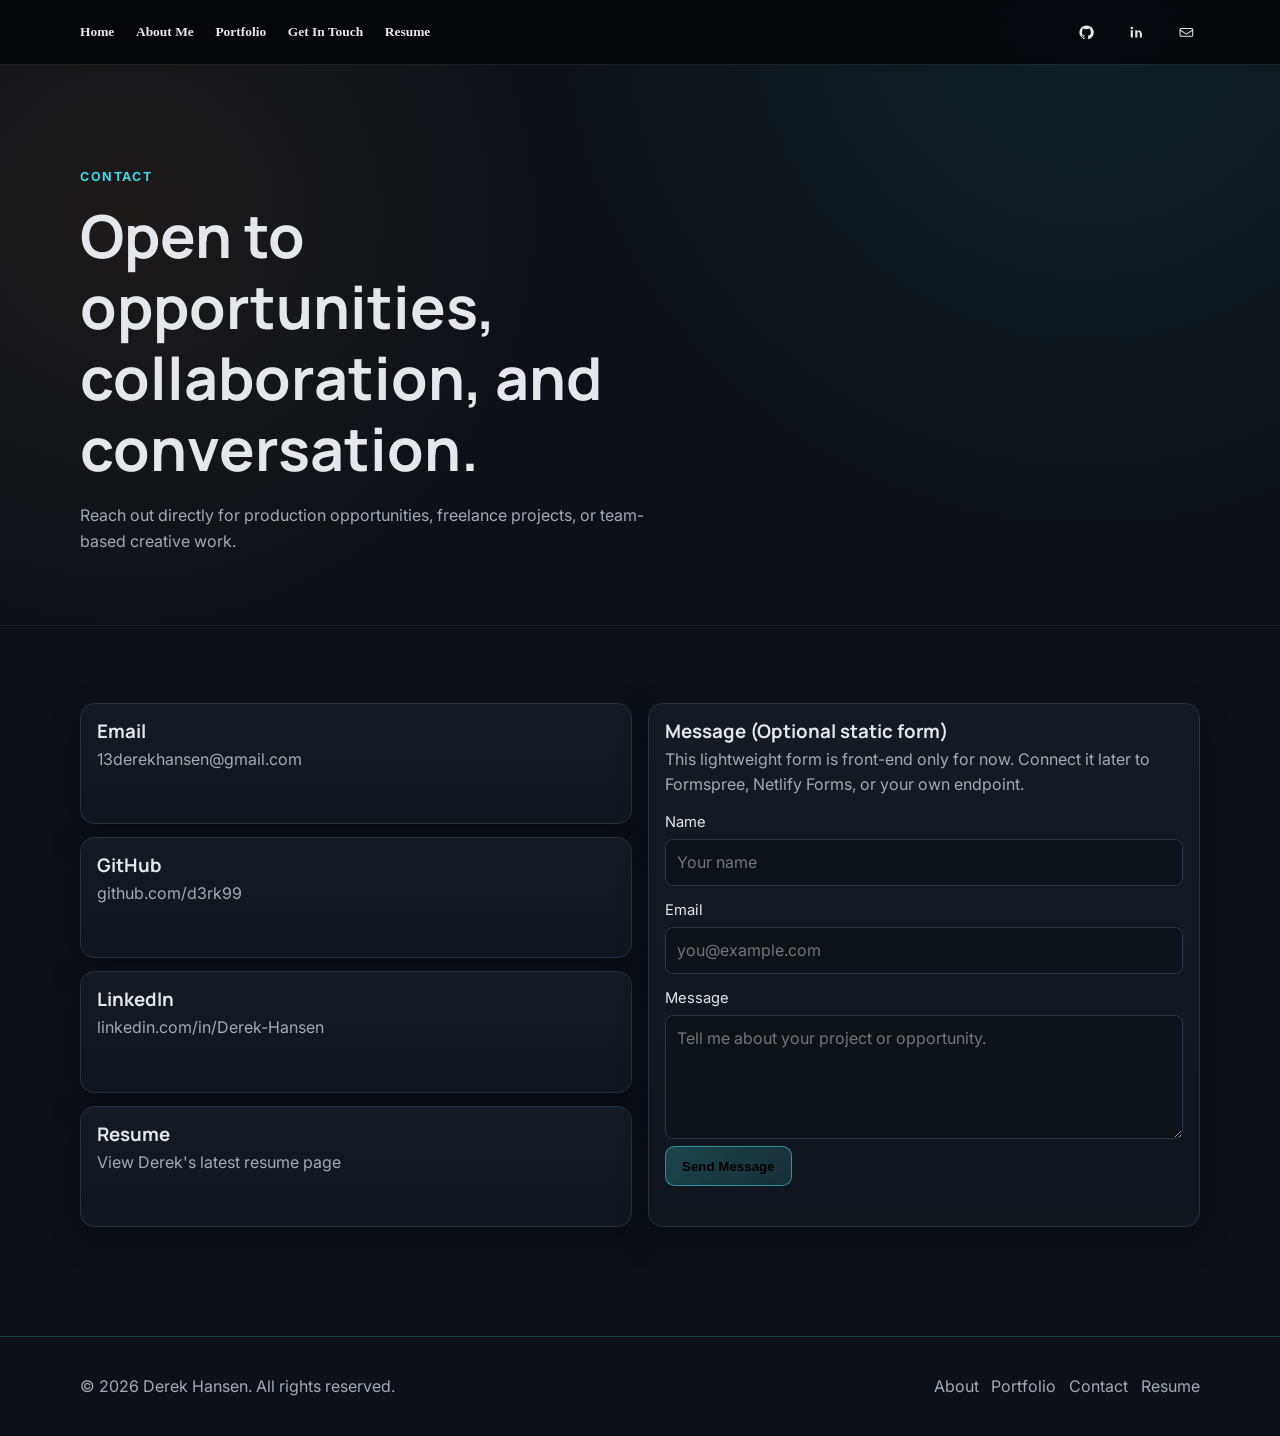
<file: contact.html>
<!DOCTYPE html>
<html lang="en">
  <head>
    <meta charset="UTF-8" />
    <meta name="viewport" content="width=device-width, initial-scale=1.0" />
    <meta
      name="description"
      content="Contact Derek Hansen for filmmaking opportunities, project collaboration, and professional inquiries."
    />
    <title>Derek Hansen | Contact</title>
    <link rel="preconnect" href="https://fonts.googleapis.com" />
    <link rel="preconnect" href="https://fonts.gstatic.com" crossorigin />
    <link
      href="https://fonts.googleapis.com/css2?family=Inter:wght@400;500;600;700&family=Manrope:wght@600;700;800&display=swap"
      rel="stylesheet"
    />
    <link rel="stylesheet" href="assets/css/styles.css" />
  </head>
  <body data-page="contact">
    <header class="site-header home-header" id="top">
      <div class="container nav-wrap home-nav-wrap">
        <nav class="home-quick-nav" aria-label="Featured navigation">
          <a href="index.html">Home</a>
          <a href="index.html#about">About Me</a>
          <a href="portfolio.html">Portfolio</a>
          <a href="contact.html">Get In Touch</a>
          <a href="resume.html">Resume</a>
        </nav>
        <button class="nav-toggle" aria-expanded="false" aria-controls="site-nav" aria-label="Toggle menu">
          <span></span><span></span><span></span>
        </button>
        <nav id="site-nav" class="site-nav" aria-label="Main navigation">
          <a href="index.html" data-nav="about">About</a>
          <a href="portfolio.html" data-nav="portfolio">Portfolio</a>
          <a href="contact.html" data-nav="contact">Contact</a>
          <a href="resume.html" data-nav="resume">Resume</a>
        </nav>
        <div class="home-socials" aria-label="Social links">
          <a href="https://github.com/d3rk99" target="_blank" rel="noreferrer" aria-label="GitHub">
            <svg aria-hidden="true" viewBox="0 0 24 24">
              <path d="M12 2a10 10 0 0 0-3.16 19.49c.5.09.68-.22.68-.48v-1.69c-2.78.6-3.37-1.19-3.37-1.19-.45-1.16-1.1-1.47-1.1-1.47-.91-.62.06-.61.06-.61 1 .07 1.53 1.03 1.53 1.03.89 1.52 2.34 1.08 2.91.83.09-.65.35-1.08.63-1.33-2.22-.25-4.56-1.11-4.56-4.94 0-1.09.39-1.98 1.03-2.68-.1-.25-.45-1.27.1-2.64 0 0 .84-.27 2.75 1.02A9.56 9.56 0 0 1 12 7c.85 0 1.71.11 2.51.34 1.91-1.29 2.75-1.02 2.75-1.02.55 1.37.2 2.39.1 2.64.64.7 1.03 1.59 1.03 2.68 0 3.84-2.34 4.68-4.57 4.93.36.31.68.92.68 1.85v2.74c0 .27.18.58.69.48A10 10 0 0 0 12 2Z" />
            </svg>
          </a>
          <a href="https://www.linkedin.com/in/derek-hansen-315a42338" target="_blank" rel="noreferrer" aria-label="LinkedIn">
            <svg aria-hidden="true" viewBox="0 0 24 24">
              <path d="M6.94 8.98H3.91v10.2h3.03V8.98ZM5.43 4.02a1.76 1.76 0 1 0 0 3.52 1.76 1.76 0 0 0 0-3.52Zm13.94 9.33c0-2.73-1.46-4-3.41-4a2.94 2.94 0 0 0-2.67 1.47h-.04V8.98h-2.91v10.2h3.03v-5.04c0-1.33.25-2.62 1.9-2.62 1.62 0 1.64 1.52 1.64 2.7v4.96h3.03v-5.83h-.57Z" />
            </svg>
          </a>
          <a href="mailto:13derekhansen@gmail.com" aria-label="Email">
            <svg aria-hidden="true" viewBox="0 0 24 24">
              <path d="M4.5 5.75h15a2.25 2.25 0 0 1 2.25 2.25v8a2.25 2.25 0 0 1-2.25 2.25h-15A2.25 2.25 0 0 1 2.25 16V8A2.25 2.25 0 0 1 4.5 5.75Zm0 1.5a.75.75 0 0 0-.75.75v.34l8.25 5.1 8.25-5.1V8a.75.75 0 0 0-.75-.75h-15Zm15 9.5a.75.75 0 0 0 .75-.75v-5.9l-7.86 4.86a.75.75 0 0 1-.78 0L3.75 10.1V16c0 .41.34.75.75.75h15Z" />
            </svg>
          </a>
        </div>
      </div>
    </header>

    <main>
      <section class="hero section-divider page-hero compact-hero">
        <div class="container hero-content reveal">
          <p class="eyebrow">Contact</p>
          <h1>Open to opportunities, collaboration, and conversation.</h1>
          <p class="hero-copy">
            Reach out directly for production opportunities, freelance projects, or team-based creative work.
          </p>
        </div>
      </section>

      <section class="contact section-divider">
        <div class="container reveal">
          <div class="contact-layout">
            <div class="contact-cards">
              <a href="mailto:13derekhansen@gmail.com" class="contact-card">
                <h3>Email</h3>
                <p>13derekhansen@gmail.com</p>
              </a>
              <a href="https://github.com/d3rk99" target="_blank" rel="noreferrer" class="contact-card">
                <h3>GitHub</h3>
                <p>github.com/d3rk99</p>
              </a>
              <a href="https://www.linkedin.com/in/derek-hansen-315a42338" target="_blank" rel="noreferrer" class="contact-card">
                <h3>LinkedIn</h3>
                <p>linkedin.com/in/Derek-Hansen</p>
              </a>
              <a href="resume.html" class="contact-card">
                <h3>Resume</h3>
                <p>View Derek's latest resume page</p>
              </a>
            </div>

            <form class="contact-form" id="contact-form" novalidate>
              <h3>Message (Optional static form)</h3>
              <p>
                This lightweight form is front-end only for now. Connect it later to Formspree, Netlify Forms, or your
                own endpoint.
              </p>

              <label for="name">Name</label>
              <input type="text" id="name" name="name" placeholder="Your name" />

              <label for="email">Email</label>
              <input type="email" id="email" name="email" placeholder="you@example.com" />

              <label for="message">Message</label>
              <textarea id="message" name="message" rows="4" placeholder="Tell me about your project or opportunity."></textarea>

              <button type="submit" class="btn btn-primary">Send Message</button>
              <p id="form-feedback" class="form-feedback" role="status" aria-live="polite"></p>
            </form>
          </div>
        </div>
      </section>
    </main>

    <footer class="site-footer">
      <div class="container footer-wrap">
        <p>© <span id="year"></span> Derek Hansen. All rights reserved.</p>
        <div class="footer-links">
          <a href="index.html">About</a>
          <a href="portfolio.html">Portfolio</a>
          <a href="contact.html">Contact</a>
          <a href="resume.html">Resume</a>
        </div>
      </div>
    </footer>

    <script src="assets/js/portfolio-data.js"></script>
    <script src="assets/js/main.js"></script>
  </body>
</html>
</file>
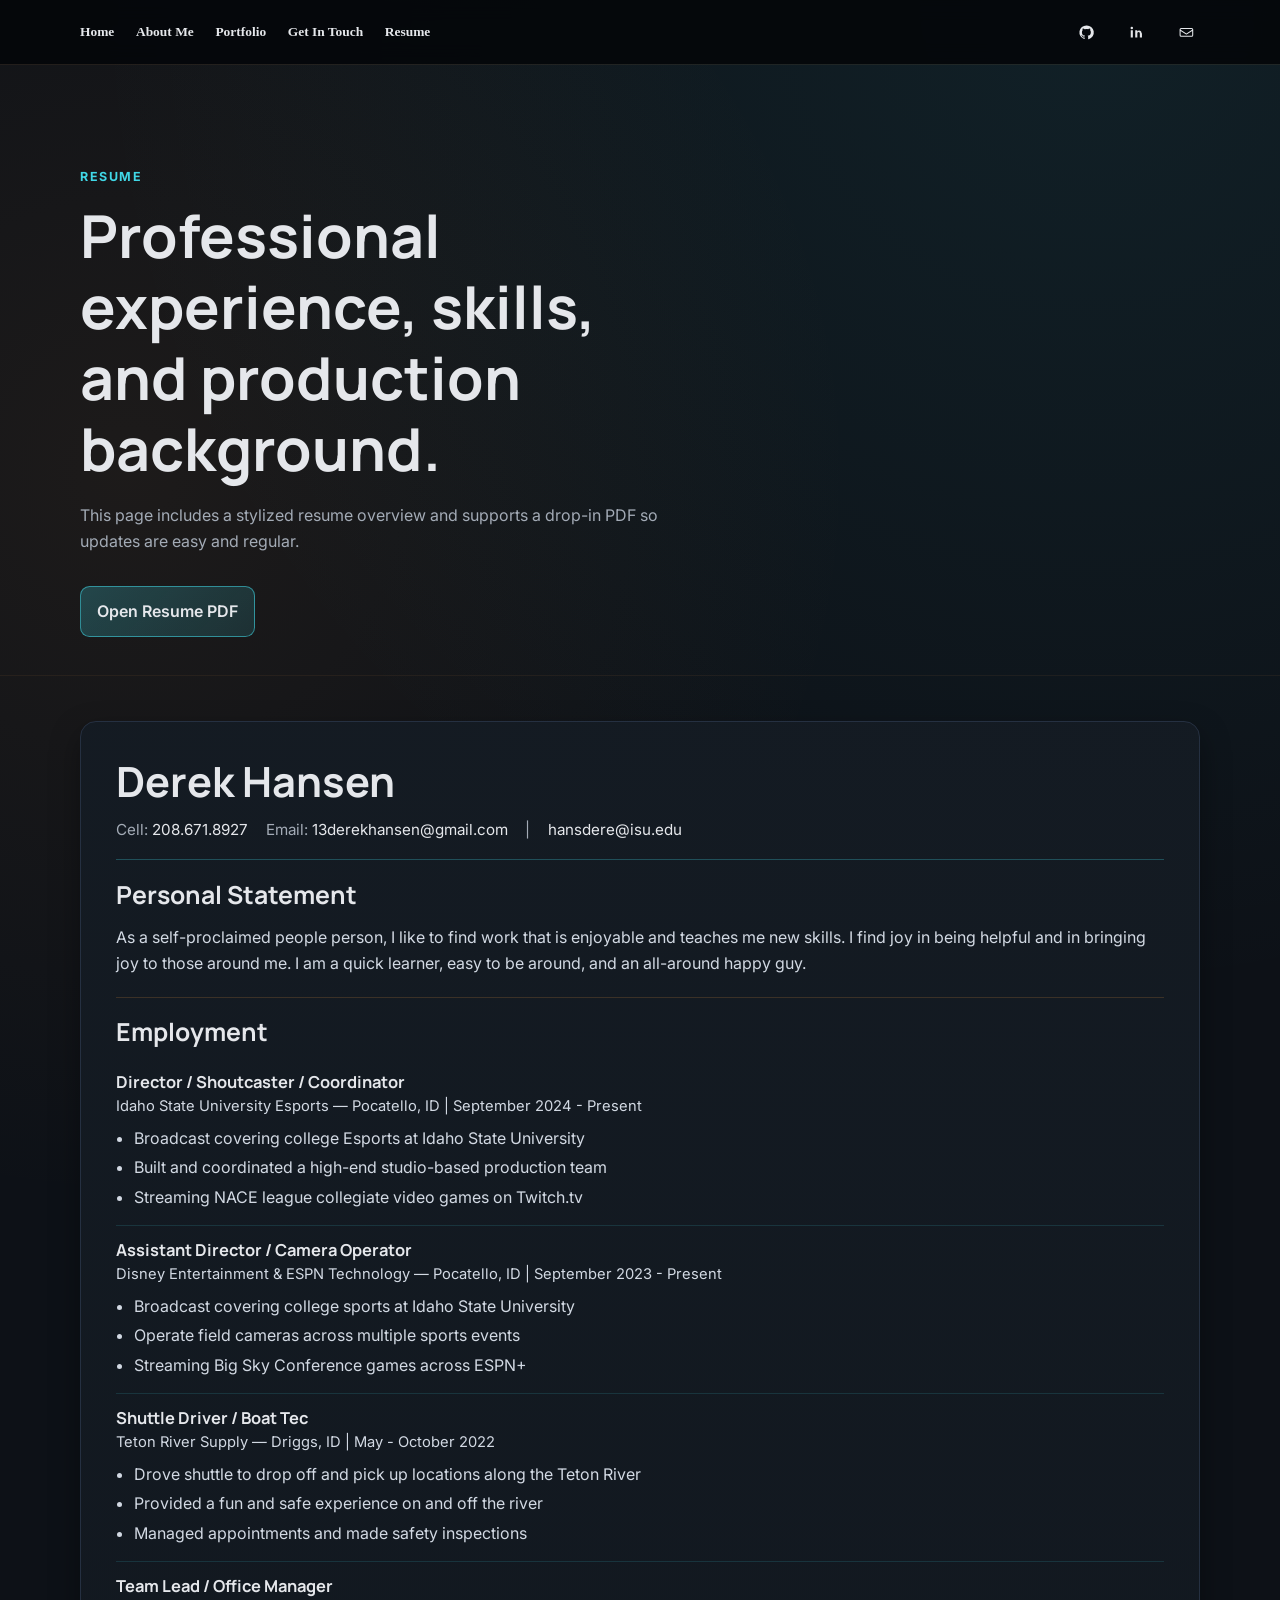
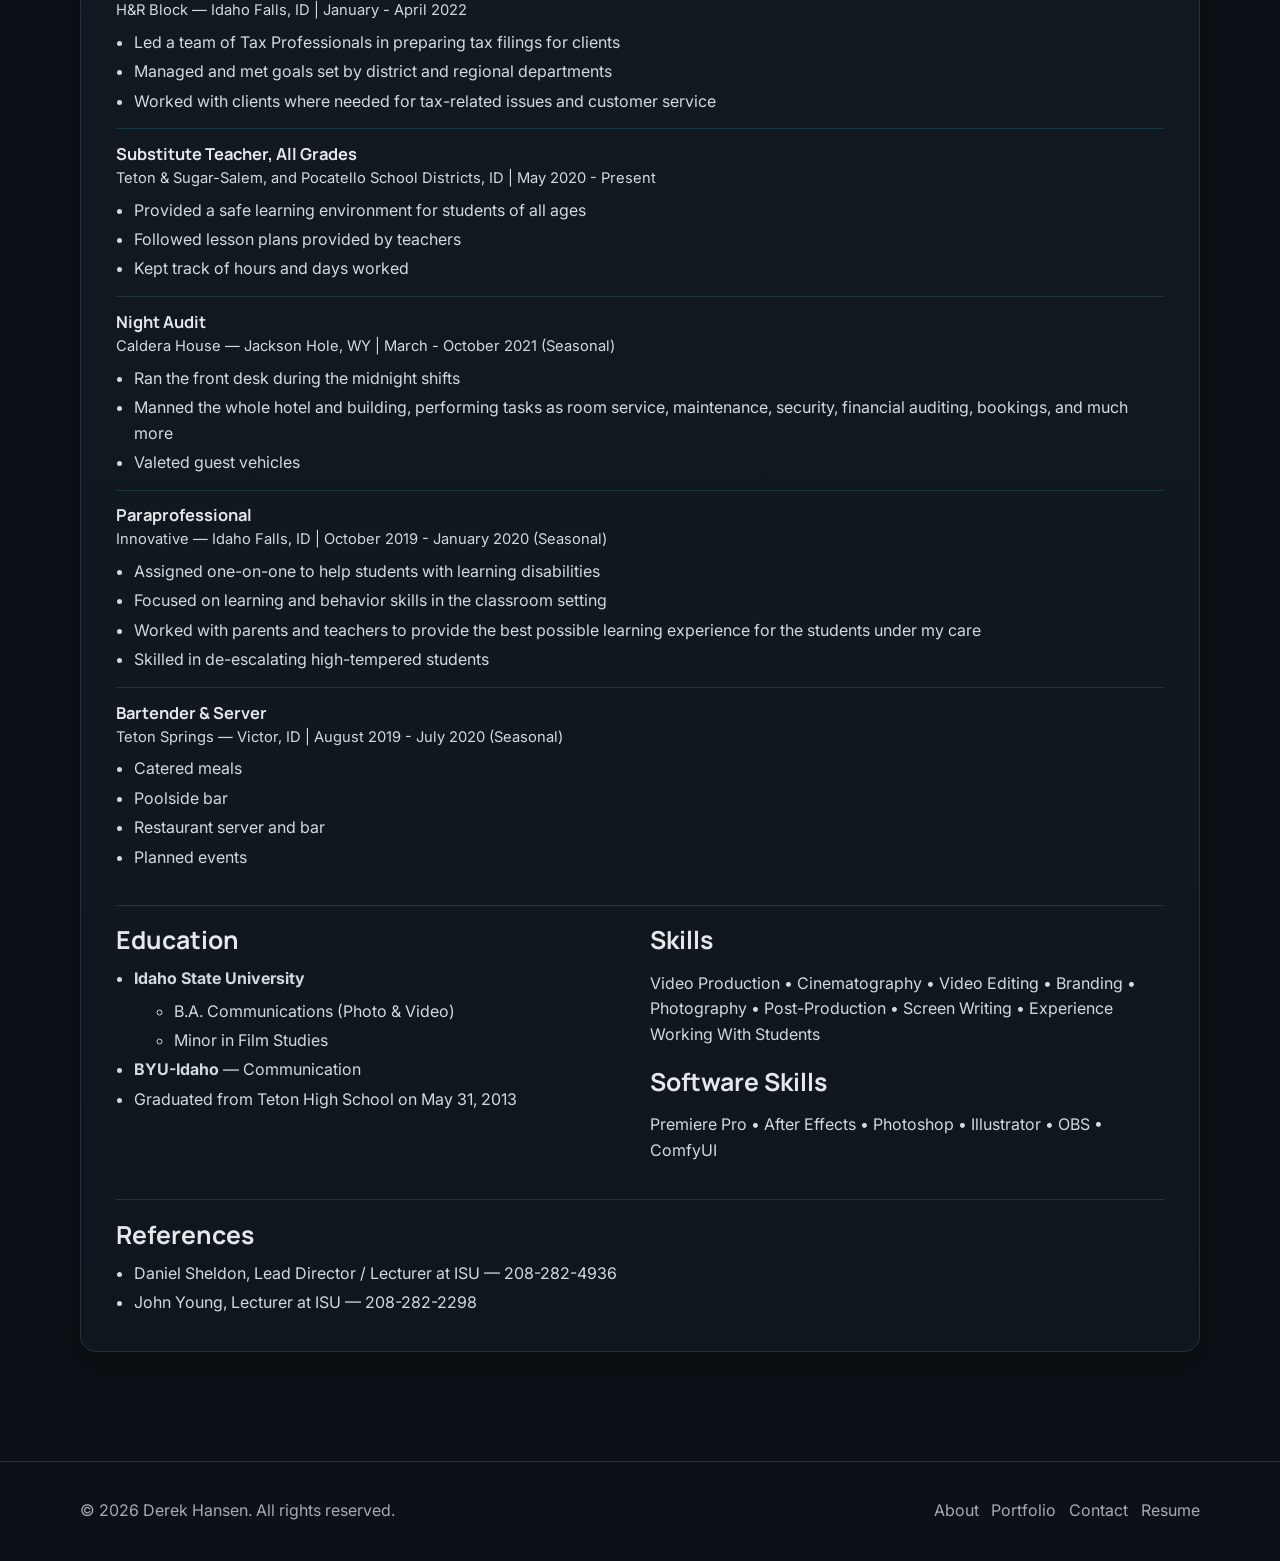
<file: resume.html>
<!DOCTYPE html>
<html lang="en">
  <head>
    <meta charset="UTF-8" />
    <meta name="viewport" content="width=device-width, initial-scale=1.0" />
    <meta
      name="description"
      content="Resume page for Derek Hansen with a stylized overview and optional embedded PDF for regular updates."
    />
    <title>Derek Hansen | Resume</title>
    <link rel="preconnect" href="https://fonts.googleapis.com" />
    <link rel="preconnect" href="https://fonts.gstatic.com" crossorigin />
    <link
      href="https://fonts.googleapis.com/css2?family=Inter:wght@400;500;600;700&family=Manrope:wght@600;700;800&display=swap"
      rel="stylesheet"
    />
    <link rel="stylesheet" href="assets/css/styles.css" />
  </head>
  <body data-page="resume">
    <header class="site-header home-header" id="top">
      <div class="container nav-wrap home-nav-wrap">
        <nav class="home-quick-nav" aria-label="Featured navigation">
          <a href="index.html">Home</a>
          <a href="index.html#about">About Me</a>
          <a href="portfolio.html">Portfolio</a>
          <a href="contact.html">Get In Touch</a>
          <a href="resume.html">Resume</a>
        </nav>
        <button class="nav-toggle" aria-expanded="false" aria-controls="site-nav" aria-label="Toggle menu">
          <span></span><span></span><span></span>
        </button>
        <nav id="site-nav" class="site-nav" aria-label="Main navigation">
          <a href="index.html" data-nav="about">About</a>
          <a href="portfolio.html" data-nav="portfolio">Portfolio</a>
          <a href="contact.html" data-nav="contact">Contact</a>
          <a href="resume.html" data-nav="resume">Resume</a>
        </nav>
        <div class="home-socials" aria-label="Social links">
          <a href="https://github.com/d3rk99" target="_blank" rel="noreferrer" aria-label="GitHub">
            <svg aria-hidden="true" viewBox="0 0 24 24">
              <path d="M12 2a10 10 0 0 0-3.16 19.49c.5.09.68-.22.68-.48v-1.69c-2.78.6-3.37-1.19-3.37-1.19-.45-1.16-1.1-1.47-1.1-1.47-.91-.62.06-.61.06-.61 1 .07 1.53 1.03 1.53 1.03.89 1.52 2.34 1.08 2.91.83.09-.65.35-1.08.63-1.33-2.22-.25-4.56-1.11-4.56-4.94 0-1.09.39-1.98 1.03-2.68-.1-.25-.45-1.27.1-2.64 0 0 .84-.27 2.75 1.02A9.56 9.56 0 0 1 12 7c.85 0 1.71.11 2.51.34 1.91-1.29 2.75-1.02 2.75-1.02.55 1.37.2 2.39.1 2.64.64.7 1.03 1.59 1.03 2.68 0 3.84-2.34 4.68-4.57 4.93.36.31.68.92.68 1.85v2.74c0 .27.18.58.69.48A10 10 0 0 0 12 2Z" />
            </svg>
          </a>
          <a href="https://www.linkedin.com/in/derek-hansen-315a42338" target="_blank" rel="noreferrer" aria-label="LinkedIn">
            <svg aria-hidden="true" viewBox="0 0 24 24">
              <path d="M6.94 8.98H3.91v10.2h3.03V8.98ZM5.43 4.02a1.76 1.76 0 1 0 0 3.52 1.76 1.76 0 0 0 0-3.52Zm13.94 9.33c0-2.73-1.46-4-3.41-4a2.94 2.94 0 0 0-2.67 1.47h-.04V8.98h-2.91v10.2h3.03v-5.04c0-1.33.25-2.62 1.9-2.62 1.62 0 1.64 1.52 1.64 2.7v4.96h3.03v-5.83h-.57Z" />
            </svg>
          </a>
          <a href="mailto:13derekhansen@gmail.com" aria-label="Email">
            <svg aria-hidden="true" viewBox="0 0 24 24">
              <path d="M4.5 5.75h15a2.25 2.25 0 0 1 2.25 2.25v8a2.25 2.25 0 0 1-2.25 2.25h-15A2.25 2.25 0 0 1 2.25 16V8A2.25 2.25 0 0 1 4.5 5.75Zm0 1.5a.75.75 0 0 0-.75.75v.34l8.25 5.1 8.25-5.1V8a.75.75 0 0 0-.75-.75h-15Zm15 9.5a.75.75 0 0 0 .75-.75v-5.9l-7.86 4.86a.75.75 0 0 1-.78 0L3.75 10.1V16c0 .41.34.75.75.75h15Z" />
            </svg>
          </a>
        </div>
      </div>
    </header>

    <main>
      <section class="hero section-divider page-hero compact-hero">
        <div class="container hero-content reveal">
          <p class="eyebrow">Resume</p>
          <h1>Professional experience, skills, and production background.</h1>
          <p class="hero-copy">
            This page includes a stylized resume overview and supports a drop-in PDF so updates are easy and regular.
          </p>
          <div class="hero-actions">
            <a class="btn btn-primary" href="assets/resume/resume.pdf" target="_blank" rel="noreferrer">
              Open Resume PDF
            </a>
          </div>
        </div>
      </section>

      <section class="section-divider resume-layout-wrap">
        <div class="container reveal">
          <section class="resume-page" id="resume">
            <div class="resume-container">
              <header class="resume-header">
                <h1>Derek Hansen</h1>
                <p class="resume-contact">
                  <span>Cell: <a href="tel:12086718927">208.671.8927</a></span>
                  <span>Email: <a href="mailto:13derekhansen@gmail.com">13derekhansen@gmail.com</a></span>
                  <span>|</span>
                  <span><a href="mailto:hansdere@isu.edu">hansdere@isu.edu</a></span>
                </p>
              </header>

              <section class="resume-section">
                <h2>Personal Statement</h2>
                <p>
                  As a self-proclaimed people person, I like to find work that is enjoyable and teaches me new skills.
                  I find joy in being helpful and in bringing joy to those around me. I am a quick learner, easy to be
                  around, and an all-around happy guy.
                </p>
              </section>

              <section class="resume-section">
                <h2>Employment</h2>

                <article class="resume-item">
                  <h3>Director / Shoutcaster / Coordinator</h3>
                  <p class="resume-meta">Idaho State University Esports — Pocatello, ID | September 2024 - Present</p>
                  <ul>
                    <li>Broadcast covering college Esports at Idaho State University</li>
                    <li>Built and coordinated a high-end studio-based production team</li>
                    <li>Streaming NACE league collegiate video games on Twitch.tv</li>
                  </ul>
                </article>

                <article class="resume-item">
                  <h3>Assistant Director / Camera Operator</h3>
                  <p class="resume-meta">
                    Disney Entertainment &amp; ESPN Technology — Pocatello, ID | September 2023 - Present
                  </p>
                  <ul>
                    <li>Broadcast covering college sports at Idaho State University</li>
                    <li>Operate field cameras across multiple sports events</li>
                    <li>Streaming Big Sky Conference games across ESPN+</li>
                  </ul>
                </article>

                <article class="resume-item">
                  <h3>Shuttle Driver / Boat Tec</h3>
                  <p class="resume-meta">Teton River Supply — Driggs, ID | May - October 2022</p>
                  <ul>
                    <li>Drove shuttle to drop off and pick up locations along the Teton River</li>
                    <li>Provided a fun and safe experience on and off the river</li>
                    <li>Managed appointments and made safety inspections</li>
                  </ul>
                </article>

                <article class="resume-item">
                  <h3>Team Lead / Office Manager</h3>
                  <p class="resume-meta">H&amp;R Block — Idaho Falls, ID | January - April 2022</p>
                  <ul>
                    <li>Led a team of Tax Professionals in preparing tax filings for clients</li>
                    <li>Managed and met goals set by district and regional departments</li>
                    <li>Worked with clients where needed for tax-related issues and customer service</li>
                  </ul>
                </article>

                <article class="resume-item">
                  <h3>Substitute Teacher, All Grades</h3>
                  <p class="resume-meta">Teton &amp; Sugar-Salem, and Pocatello School Districts, ID | May 2020 - Present</p>
                  <ul>
                    <li>Provided a safe learning environment for students of all ages</li>
                    <li>Followed lesson plans provided by teachers</li>
                    <li>Kept track of hours and days worked</li>
                  </ul>
                </article>

                <article class="resume-item">
                  <h3>Night Audit</h3>
                  <p class="resume-meta">Caldera House — Jackson Hole, WY | March - October 2021 (Seasonal)</p>
                  <ul>
                    <li>Ran the front desk during the midnight shifts</li>
                    <li>
                      Manned the whole hotel and building, performing tasks as room service, maintenance, security,
                      financial auditing, bookings, and much more
                    </li>
                    <li>Valeted guest vehicles</li>
                  </ul>
                </article>

                <article class="resume-item">
                  <h3>Paraprofessional</h3>
                  <p class="resume-meta">Innovative — Idaho Falls, ID | October 2019 - January 2020 (Seasonal)</p>
                  <ul>
                    <li>Assigned one-on-one to help students with learning disabilities</li>
                    <li>Focused on learning and behavior skills in the classroom setting</li>
                    <li>
                      Worked with parents and teachers to provide the best possible learning experience for the students
                      under my care
                    </li>
                    <li>Skilled in de-escalating high-tempered students</li>
                  </ul>
                </article>

                <article class="resume-item">
                  <h3>Bartender &amp; Server</h3>
                  <p class="resume-meta">Teton Springs — Victor, ID | August 2019 - July 2020 (Seasonal)</p>
                  <ul>
                    <li>Catered meals</li>
                    <li>Poolside bar</li>
                    <li>Restaurant server and bar</li>
                    <li>Planned events</li>
                  </ul>
                </article>
              </section>

              <section class="resume-section resume-two-col">
                <div>
                  <h2>Education</h2>
                  <ul class="resume-list">
                    <li>
                      <strong>Idaho State University</strong>
                      <ul>
                        <li>B.A. Communications (Photo &amp; Video)</li>
                        <li>Minor in Film Studies</li>
                      </ul>
                    </li>
                    <li><strong>BYU-Idaho</strong> — Communication</li>
                    <li>Graduated from Teton High School on May 31, 2013</li>
                  </ul>
                </div>

                <div>
                  <h2>Skills</h2>
                  <p>
                    Video Production • Cinematography • Video Editing • Branding • Photography • Post-Production •
                    Screen Writing • Experience Working With Students
                  </p>

                  <h2 class="resume-subheading">Software Skills</h2>
                  <p>Premiere Pro • After Effects • Photoshop • Illustrator • OBS • ComfyUI</p>
                </div>
              </section>

              <section class="resume-section">
                <h2>References</h2>
                <ul class="resume-list">
                  <li>Daniel Sheldon, Lead Director / Lecturer at ISU — 208-282-4936</li>
                  <li>John Young, Lecturer at ISU — 208-282-2298</li>
                </ul>
              </section>
            </div>
          </section>
        </div>
      </section>
    </main>

    <footer class="site-footer">
      <div class="container footer-wrap">
        <p>© <span id="year"></span> Derek Hansen. All rights reserved.</p>
        <div class="footer-links">
          <a href="index.html">About</a>
          <a href="portfolio.html">Portfolio</a>
          <a href="contact.html">Contact</a>
          <a href="resume.html">Resume</a>
        </div>
      </div>
    </footer>

    <script src="assets/js/portfolio-data.js"></script>
    <script src="assets/js/main.js"></script>
  </body>
</html>
</file>
<file: assets/css/styles.css>
:root {
  --bg: #0d1117;
  --panel: #141b23;
  --panel-soft: #10161d;
  --text: #e5e7eb;
  --muted: #a3abb6;
  --cyan: #40d7e6;
  --orange: #d98b3f;
  --border: #253041;
  --shadow: 0 12px 30px rgba(0, 0, 0, 0.35);
}

* {
  box-sizing: border-box;
}

html {
  scroll-behavior: smooth;
}

body {
  margin: 0;
  font-family: Inter, system-ui, -apple-system, sans-serif;
  color: var(--text);
  background:
    radial-gradient(circle at 85% 0%, rgba(64, 215, 230, 0.08), transparent 30%),
    radial-gradient(circle at 10% 15%, rgba(217, 139, 63, 0.08), transparent 25%),
    var(--bg);
  line-height: 1.6;
}

a {
  color: inherit;
  text-decoration: none;
}

img {
  max-width: 100%;
  display: block;
}

.container {
  width: min(1120px, 92%);
  margin: 0 auto;
}

.site-header {
  position: sticky;
  top: 0;
  z-index: 999;
  background: rgba(13, 17, 23, 0.88);
  backdrop-filter: blur(10px);
  border-bottom: 1px solid rgba(64, 215, 230, 0.14);
}

.nav-wrap {
  min-height: 72px;
  display: flex;
  align-items: center;
  justify-content: space-between;
}

.brand {
  font-family: Manrope, Inter, sans-serif;
  font-size: 1.1rem;
  font-weight: 700;
  letter-spacing: 0.02em;
}

.site-nav {
  display: flex;
  gap: 1.4rem;
}

.site-nav a {
  color: var(--muted);
  font-weight: 500;
  transition: color 0.2s ease;
}

.site-nav a:hover,
.site-nav a:focus-visible {
  color: var(--cyan);
}

.nav-toggle {
  display: none;
  background: transparent;
  border: 0;
  padding: 0.2rem;
}

.nav-toggle span {
  display: block;
  width: 24px;
  height: 2px;
  background: var(--text);
  margin: 4px 0;
}

.home-header {
  background: rgba(5, 7, 10, 0.92);
  border-bottom: 0;
}

.home-nav-wrap {
  min-height: 64px;
  display: grid;
  grid-template-columns: 1fr auto 1fr;
}

.home-header .site-nav {
  display: none;
}

.home-quick-nav,
.home-socials {
  display: flex;
  align-items: center;
  gap: 1.35rem;
}

.home-quick-nav {
  justify-self: start;
  grid-column: 1;
}

.home-quick-nav a {
  color: var(--text);
  font-family: Georgia, "Times New Roman", serif;
  font-size: 0.84rem;
  font-weight: 700;
  transition: color 0.2s ease;
}

.home-quick-nav a:hover,
.home-quick-nav a:focus-visible {
  color: var(--cyan);
}

.home-socials {
  justify-self: end;
  grid-column: 3;
}

.home-socials a {
  width: 1.75rem;
  height: 1.75rem;
  display: inline-grid;
  place-items: center;
  color: var(--text);
  border-radius: 999px;
  transition: color 0.2s ease, transform 0.2s ease;
}

.home-socials a:hover,
.home-socials a:focus-visible {
  color: var(--orange);
  transform: translateY(-1px);
}

.home-socials svg {
  width: 1.05rem;
  height: 1.05rem;
  fill: currentColor;
}

.section-divider {
  border-top: 1px solid rgba(217, 139, 63, 0.08);
}

.hero {
  padding: 7rem 0 5rem;
}

.home-hero {
  min-height: calc(100vh - 64px);
  display: grid;
  align-items: center;
  padding: clamp(3.25rem, 9vh, 6rem) 0 clamp(3rem, 7vh, 5rem);
  background:
    linear-gradient(rgba(3, 5, 9, 0.78), rgba(3, 5, 9, 0.88)),
    radial-gradient(circle at 50% 32%, rgba(64, 215, 230, 0.13), transparent 28%),
    radial-gradient(circle at 44% 60%, rgba(217, 139, 63, 0.11), transparent 22%),
    url("../images/TECHBackground.png") center / cover no-repeat,
    #030509;
}

.home-hero-content {
  display: grid;
  justify-items: center;
  text-align: center;
  gap: 1.65rem;
}

.home-title-block {
  display: grid;
  justify-items: center;
}

.home-title-block h1 {
  max-width: none;
  color: var(--text);
  font-family: Georgia, "Times New Roman", serif;
  font-size: clamp(2.15rem, 5.5vw, 3.25rem);
  font-weight: 800;
}

.home-kicker,
.home-role,
.home-location {
  margin: 0;
  font-family: Georgia, "Times New Roman", serif;
  line-height: 1.08;
}

.home-kicker {
  color: var(--orange);
  font-family: Inter, system-ui, -apple-system, sans-serif;
  font-size: 0.78rem;
  font-weight: 700;
  letter-spacing: 0.13em;
  margin-bottom: 0.25rem;
  text-transform: uppercase;
}

.home-role {
  color: var(--cyan);
  font-size: clamp(1.65rem, 4.2vw, 2.65rem);
}

.home-location {
  color: #eef3f5;
  font-size: clamp(1.45rem, 3.6vw, 2.25rem);
}

.home-portrait-link {
  width: clamp(14.25rem, 30vw, 20.25rem);
  aspect-ratio: 1;
  display: block;
  border: 4px solid var(--cyan);
  border-radius: 999px;
  padding: 0.35rem;
  background: #05080d;
  box-shadow:
    0 0 0 2px rgba(3, 5, 9, 0.95),
    0 0 36px rgba(64, 215, 230, 0.22),
    0 0 48px rgba(217, 139, 63, 0.14);
  transition: border-color 0.2s ease, transform 0.2s ease, box-shadow 0.2s ease;
}

.home-portrait-link:hover,
.home-portrait-link:focus-visible {
  border-color: var(--orange);
  transform: translateY(-2px);
  box-shadow:
    0 0 0 2px rgba(3, 5, 9, 0.95),
    0 0 42px rgba(217, 139, 63, 0.26);
}

.home-portrait {
  width: 100%;
  height: 100%;
  object-fit: cover;
  border-radius: inherit;
}

.home-actions {
  display: flex;
  justify-content: center;
  gap: 0.8rem;
  flex-wrap: wrap;
}

.eyebrow {
  text-transform: uppercase;
  letter-spacing: 0.13em;
  font-size: 0.78rem;
  color: var(--cyan);
  margin-bottom: 0.8rem;
  font-weight: 700;
}

h1,
h2,
h3 {
  font-family: Manrope, Inter, sans-serif;
  line-height: 1.2;
  margin: 0;
}

h1 {
  max-width: 16ch;
  font-size: clamp(2rem, 5.6vw, 3.7rem);
}

h2 {
  max-width: 24ch;
  font-size: clamp(1.6rem, 3.4vw, 2.4rem);
}

.hero-copy {
  color: var(--muted);
  max-width: 60ch;
  margin: 1.2rem 0 2rem;
}

.hero-actions,
.footer-links {
  display: flex;
  gap: 0.8rem;
  flex-wrap: wrap;
}

.btn {
  display: inline-flex;
  align-items: center;
  justify-content: center;
  padding: 0.72rem 1rem;
  border-radius: 0.6rem;
  border: 1px solid transparent;
  transition: transform 0.2s ease, background-color 0.2s ease;
  font-weight: 600;
}

.btn:hover {
  transform: translateY(-1px);
}

.btn-primary {
  background: linear-gradient(135deg, rgba(64, 215, 230, 0.24), rgba(64, 215, 230, 0.13));
  border-color: rgba(64, 215, 230, 0.55);
}

.btn-secondary {
  background: linear-gradient(135deg, rgba(217, 139, 63, 0.18), rgba(217, 139, 63, 0.1));
  border-color: rgba(217, 139, 63, 0.55);
}

section {
  padding: 4.8rem 0;
}

.section-heading {
  margin-bottom: 2rem;
}

.about-grid {
  display: grid;
  grid-template-columns: minmax(220px, 300px) 1fr;
  gap: 2rem;
}

.profile-card,
.portfolio-card,
.contact-card,
.contact-form {
  background: linear-gradient(180deg, rgba(20, 27, 35, 0.95), rgba(16, 22, 29, 0.95));
  border: 1px solid var(--border);
  border-radius: 0.9rem;
  box-shadow: var(--shadow);
}

.profile-card {
  padding: 0.9rem;
}

.profile-card img {
  width: 100%;
  aspect-ratio: 1 / 1;
  object-fit: cover;
  border-radius: 0.6rem;
}

.about-content p {
  color: var(--muted);
}

.broadcast-experience {
  display: grid;
  grid-template-columns: 1fr;
  gap: 1.25rem;
  margin-top: 2rem;
}

.broadcast-card {
  display: grid;
  gap: 1.1rem;
  background: linear-gradient(180deg, rgba(20, 27, 35, 0.92), rgba(16, 22, 29, 0.92));
  border: 1px solid var(--border);
  border-radius: 0.9rem;
  box-shadow: var(--shadow);
  min-height: 21rem;
  padding: 1.4rem;
}

.broadcast-card h3 {
  font-size: 1.15rem;
}

.broadcast-copy p:not(.eyebrow) {
  color: var(--muted);
  margin-bottom: 0;
}

.broadcast-photos {
  display: grid;
  grid-template-columns: repeat(3, minmax(0, 1fr));
  gap: 0.75rem;
  min-height: 9.5rem;
}

.broadcast-photos:empty {
  display: none;
}

.broadcast-photos img,
.broadcast-photos video,
.broadcast-photos iframe {
  width: 100%;
  height: 100%;
  min-height: 9.5rem;
  border: 1px solid rgba(64, 215, 230, 0.18);
  border-radius: 0.6rem;
}

.broadcast-photos img,
.broadcast-photos video {
  object-fit: cover;
}

.skills-block {
  margin-top: 1.4rem;
}

.skills-list {
  list-style: none;
  padding: 0;
  margin: 0.8rem 0 0;
  display: flex;
  flex-wrap: wrap;
  gap: 0.6rem;
}

.skills-list li,
.category-tag {
  font-size: 0.86rem;
  color: #dbe8eb;
  border: 1px solid rgba(64, 215, 230, 0.4);
  background: rgba(64, 215, 230, 0.1);
  border-radius: 999px;
  padding: 0.3rem 0.7rem;
}

.filter-bar {
  margin: 1.2rem 0 1.4rem;
  display: flex;
  gap: 0.5rem;
  flex-wrap: wrap;
}

.filter-btn {
  border: 1px solid var(--border);
  background: var(--panel-soft);
  color: var(--muted);
  border-radius: 999px;
  padding: 0.45rem 0.8rem;
  cursor: pointer;
}

.filter-btn.is-active,
.filter-btn:hover {
  color: var(--text);
  border-color: rgba(217, 139, 63, 0.65);
  background: rgba(217, 139, 63, 0.12);
}

.portfolio-grid {
  display: grid;
  grid-template-columns: 1fr;
  gap: 1.1rem;
}

.portfolio-grid.is-all {
  grid-template-columns: repeat(4, minmax(0, 1fr));
  gap: 1rem;
}

.portfolio-card {
  overflow: hidden;
  transition: border-color 0.2s ease, transform 0.2s ease;
}

.portfolio-card:hover {
  border-color: rgba(64, 215, 230, 0.55);
  transform: translateY(-3px);
}

.portfolio-grid.is-all .portfolio-card.is-expandable {
  cursor: pointer;
}

.card-content {
  padding: 1rem;
}


.card-media {
  width: 100%;
  display: block;
}

.media-frame {
  position: relative;
  aspect-ratio: 16 / 9;
  background: #0b1016;
}

.media-frame iframe,
.media-frame video {
  width: 100%;
  height: 100%;
  border: 0;
  display: block;
  object-fit: cover;
}

.media-preview video,
.media-preview iframe {
  pointer-events: none;
}

.media-preview-note {
  position: absolute;
  right: 0.55rem;
  bottom: 0.55rem;
  color: #e9f9fb;
  font-size: 0.76rem;
  font-weight: 600;
  background: rgba(7, 12, 18, 0.8);
  border: 1px solid rgba(64, 215, 230, 0.38);
  border-radius: 999px;
  padding: 0.18rem 0.52rem;
}


.card-top {
  display: grid;
  gap: 0.7rem;
  margin-bottom: 0.6rem;
}

.category-tags {
  display: flex;
  flex-wrap: wrap;
  gap: 0.45rem;
}

.card-content p {
  color: var(--muted);
  margin: 0.5rem 0;
}

.roles strong {
  color: var(--text);
}

.card-link {
  color: var(--cyan);
  font-weight: 600;
}

.card-link:hover {
  color: var(--orange);
}

.muted {
  color: #8f98a5;
  font-size: 0.95rem;
}

body.modal-open {
  overflow: hidden;
}

.portfolio-modal[hidden] {
  display: none;
}

.portfolio-modal {
  position: fixed;
  inset: 0;
  z-index: 1100;
  display: grid;
  place-items: center;
  padding: 1rem;
}

.portfolio-modal__backdrop {
  position: absolute;
  inset: 0;
  background: rgba(5, 10, 16, 0.8);
  backdrop-filter: blur(2px);
}

.portfolio-modal__dialog {
  position: relative;
  z-index: 1;
  width: min(900px, 96vw);
  max-height: 90vh;
  overflow: auto;
  border: 1px solid rgba(64, 215, 230, 0.35);
  border-radius: 0.9rem;
  box-shadow: var(--shadow);
  background: linear-gradient(180deg, rgba(20, 27, 35, 0.99), rgba(16, 22, 29, 0.99));
}

.portfolio-modal__media .media-frame {
  border-bottom: 1px solid var(--border);
}

.portfolio-modal__content {
  padding: 1rem 1rem 1.3rem;
}

.portfolio-modal__content h2 {
  margin: 0.5rem 0 0.2rem;
}

.portfolio-modal__content p {
  color: var(--muted);
  margin: 0.6rem 0;
}

.portfolio-modal__close {
  position: sticky;
  top: 0.5rem;
  float: right;
  margin: 0.5rem 0.5rem 0 0;
  width: 2.2rem;
  height: 2.2rem;
  border-radius: 999px;
  border: 1px solid rgba(64, 215, 230, 0.4);
  background: rgba(12, 18, 24, 0.92);
  color: var(--text);
  font-size: 1.5rem;
  line-height: 1;
  cursor: pointer;
}

.contact-layout {
  display: grid;
  grid-template-columns: 1fr 1fr;
  gap: 1rem;
}

.contact-cards {
  display: grid;
  gap: 0.8rem;
}

.contact-card {
  padding: 1rem;
}

.contact-card:hover {
  border-color: rgba(64, 215, 230, 0.45);
}

.contact-card p,
.contact-form p {
  margin: 0.3rem 0 0;
  color: var(--muted);
}

.contact-form {
  padding: 1rem;
}

label {
  display: block;
  margin-top: 0.8rem;
  font-size: 0.92rem;
}

input,
textarea {
  width: 100%;
  background: #0c1218;
  border: 1px solid #283446;
  color: var(--text);
  border-radius: 0.5rem;
  padding: 0.6rem 0.7rem;
  margin-top: 0.3rem;
  font: inherit;
}

input:focus,
textarea:focus {
  outline: 2px solid rgba(64, 215, 230, 0.45);
  border-color: transparent;
}

.form-feedback {
  color: var(--cyan);
  margin-top: 0.8rem;
  min-height: 1.2rem;
}

.site-footer {
  border-top: 1px solid rgba(64, 215, 230, 0.2);
  padding: 1.3rem 0;
  margin-top: 2rem;
}

.footer-wrap {
  display: flex;
  justify-content: space-between;
  gap: 1rem;
  align-items: center;
  flex-wrap: wrap;
}

.footer-wrap p,
.footer-links a {
  color: var(--muted);
}

.footer-links a:hover {
  color: var(--orange);
}

.reveal {
  opacity: 0;
  transform: translateY(10px);
  transition: opacity 0.6s ease, transform 0.6s ease;
}

.reveal.is-visible {
  opacity: 1;
  transform: translateY(0);
}

@media (max-width: 860px) {
  .about-grid,
  .broadcast-experience,
  .contact-layout {
    grid-template-columns: 1fr;
  }

  .portfolio-grid.is-all {
    grid-template-columns: repeat(2, minmax(0, 1fr));
  }

  .site-nav {
    position: absolute;
    top: 72px;
    right: 0;
    width: min(240px, 72vw);
    background: rgba(16, 22, 29, 0.98);
    border-left: 1px solid var(--border);
    border-bottom: 1px solid var(--border);
    padding: 1rem;
    flex-direction: column;
    transform: scaleY(0);
    transform-origin: top;
    opacity: 0;
    pointer-events: none;
    transition: transform 0.2s ease, opacity 0.2s ease;
  }

  .site-nav.open {
    transform: scaleY(1);
    opacity: 1;
    pointer-events: auto;
  }

  .nav-toggle {
    display: block;
  }

  .home-nav-wrap {
    display: flex;
  }

  .home-quick-nav,
  .home-socials {
    display: none;
  }

  .home-header .site-nav {
    display: flex;
  }

  .home-hero {
    min-height: calc(100vh - 72px);
    padding-top: 4rem;
  }

  .broadcast-photos {
    grid-template-columns: 1fr;
  }
}

.site-nav a.is-current {
  color: var(--text);
  border-bottom: 2px solid rgba(64, 215, 230, 0.7);
  padding-bottom: 0.2rem;
}

.page-hero {
  padding-top: 5.6rem;
}

.compact-hero {
  padding-bottom: 2.4rem;
}

.resume-layout-wrap {
  padding-top: 2.8rem;
}

.resume-page {
  padding: 0;
}

.resume-container {
  background: linear-gradient(180deg, rgba(20, 27, 35, 0.96), rgba(16, 22, 29, 0.96));
  border: 1px solid var(--border);
  border-radius: 1rem;
  box-shadow: var(--shadow);
  padding: clamp(1.25rem, 2.8vw, 2.2rem);
}

.resume-header {
  border-bottom: 1px solid rgba(64, 215, 230, 0.28);
  padding-bottom: 1rem;
  margin-bottom: 1.2rem;
}

.resume-header h1 {
  max-width: none;
  font-size: clamp(1.8rem, 4vw, 2.6rem);
}

.resume-contact {
  margin: 0.7rem 0 0;
  display: flex;
  flex-wrap: wrap;
  gap: 0.45rem 1.1rem;
  color: var(--muted);
  font-size: 0.95rem;
}

.resume-contact a {
  color: var(--text);
}

.resume-contact a:hover,
.resume-contact a:focus-visible {
  color: var(--cyan);
}

.resume-section {
  padding: 0;
  margin-top: 1.25rem;
}

.resume-section + .resume-section {
  border-top: 1px solid rgba(217, 139, 63, 0.2);
  padding-top: 1.2rem;
}

.resume-section h2 {
  max-width: none;
  font-size: clamp(1.2rem, 2vw, 1.55rem);
  margin-bottom: 0.7rem;
}

.resume-subheading {
  margin-top: 1.2rem;
}

.resume-section p,
.resume-section li {
  color: #d2d9e3;
}

.resume-item {
  padding: 0.9rem 0;
}

.resume-item + .resume-item {
  border-top: 1px solid rgba(64, 215, 230, 0.14);
}

.resume-item h3 {
  font-size: 1.03rem;
  color: var(--text);
}

.resume-meta {
  margin: 0.2rem 0 0.45rem;
  color: var(--orange);
  font-size: 0.92rem;
}

.resume-item ul,
.resume-list {
  margin: 0;
  padding-left: 1.1rem;
}

.resume-item li + li,
.resume-list li + li {
  margin-top: 0.24rem;
}

.resume-two-col {
  display: grid;
  grid-template-columns: 1fr 1fr;
  gap: 1.2rem;
}

.resume-list ul {
  margin-top: 0.45rem;
}

@media (max-width: 860px) {
  .resume-two-col {
    grid-template-columns: 1fr;
  }

  .resume-contact {
    font-size: 0.9rem;
  }
}

@media (max-width: 560px) {
  .portfolio-grid.is-all {
    grid-template-columns: 1fr;
  }
}
</file>
